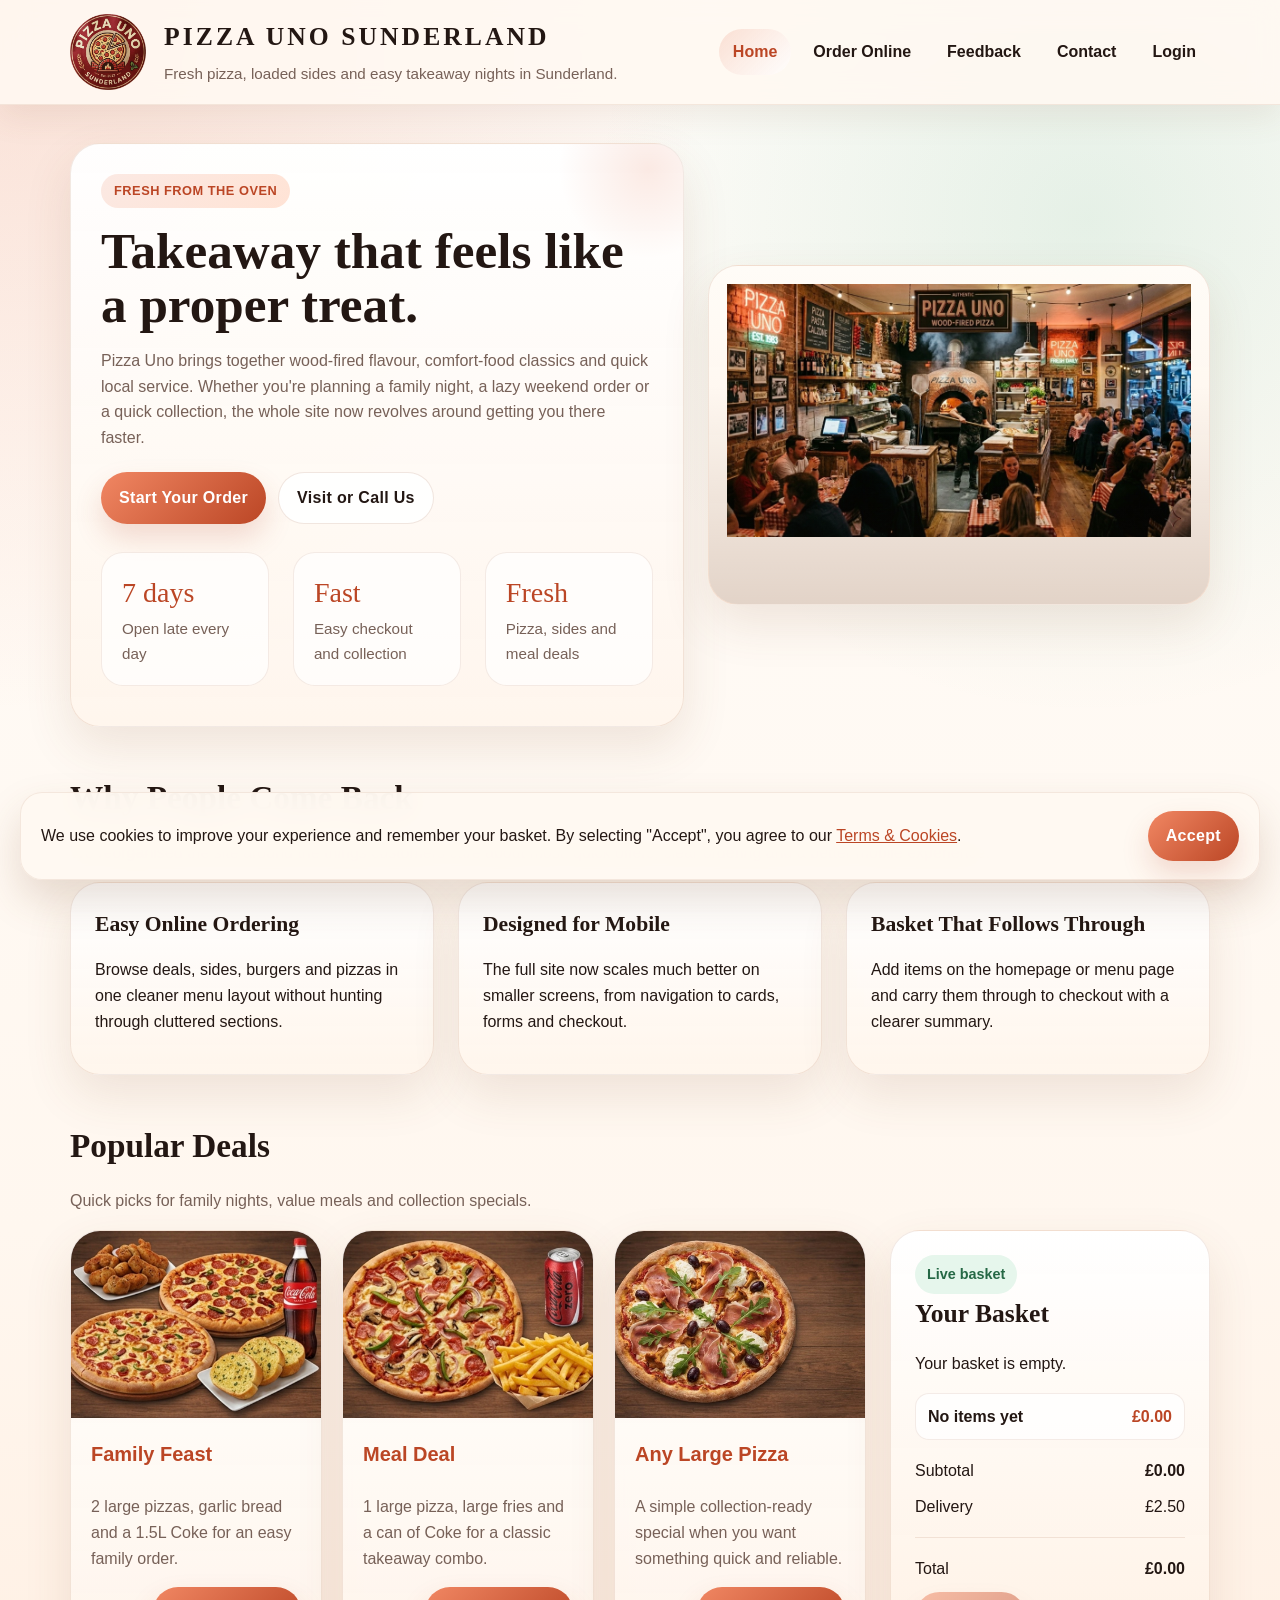
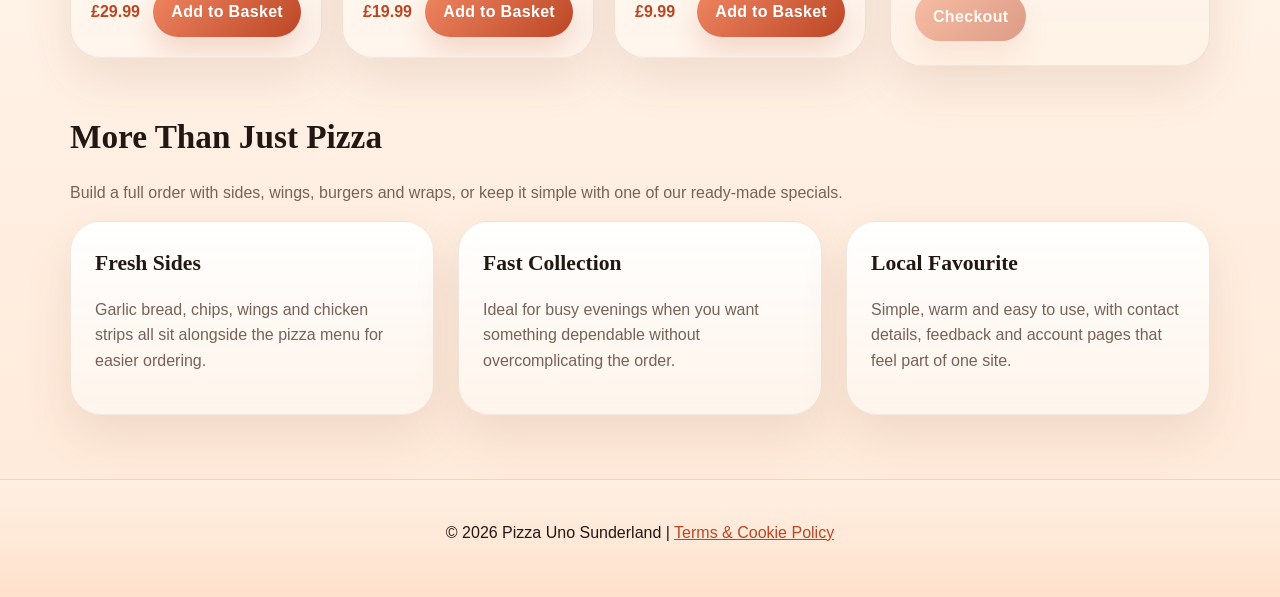
<file: index.html>
﻿<!DOCTYPE html>
<html lang="en">
<head>
    <meta charset="UTF-8">
    <meta name="viewport" content="width=device-width, initial-scale=1.0">
    <title>Pizza Uno Sunderland</title>
    <link rel="stylesheet" href="style.css">
</head>
<body class="home-page">
    <header>
        <div class="header-inner">
            <div class="logo">
                <img src="Logo.png" alt="Pizza Uno logo">
            </div>
            <div class="site-title">
                <h1>PIZZA UNO SUNDERLAND</h1>
                <p>Fresh pizza, loaded sides and easy takeaway nights in Sunderland.</p>
            </div>
            <button class="nav-toggle" type="button" aria-expanded="false" aria-controls="site-nav">Menu</button>
            <nav id="site-nav">
                <a href="index.html" class="active">Home</a>
                <a href="order.html">Order Online</a>
                <a href="feedback.html">Feedback</a>
                <a href="contact.html">Contact</a>
                <a href="login.html">Login</a>
            </nav>
        </div>
    </header>

    <main>
        <section class="hero">
            <div class="hero-card">
                <span class="eyebrow">Fresh from the oven</span>
                <h2 class="hero-heading">Takeaway that feels like a proper treat.</h2>
                <p class="hero-copy">Pizza Uno brings together wood-fired flavour, comfort-food classics and quick local service. Whether you're planning a family night, a lazy weekend order or a quick collection, the whole site now revolves around getting you there faster.</p>
                <div class="hero-actions">
                    <a class="button-link" href="order.html">Start Your Order</a>
                    <a class="secondary-link" href="contact.html">Visit or Call Us</a>
                </div>
                <div class="stats-grid">
                    <div class="stat-card">
                        <span class="stat-value">7 days</span>
                        <span class="stat-label">Open late every day</span>
                    </div>
                    <div class="stat-card">
                        <span class="stat-value">Fast</span>
                        <span class="stat-label">Easy checkout and collection</span>
                    </div>
                    <div class="stat-card">
                        <span class="stat-value">Fresh</span>
                        <span class="stat-label">Pizza, sides and meal deals</span>
                    </div>
                </div>
            </div>
            <div class="hero-media media-fit">
                <img src="Uno.jpg" alt="Pizza Uno restaurant interior">
            </div>
        </section>

        <section class="section-heading">
            <h2>Why People Come Back</h2>
            <p>We reorganised the site around the things customers care about most: quick offers, clear ordering and a better mobile experience.</p>
        </section>

        <section class="highlights-grid">
            <article class="feature-card">
                <h3 class="feature-title">Easy Online Ordering</h3>
                <p>Browse deals, sides, burgers and pizzas in one cleaner menu layout without hunting through cluttered sections.</p>
            </article>
            <article class="feature-card">
                <h3 class="feature-title">Designed for Mobile</h3>
                <p>The full site now scales much better on smaller screens, from navigation to cards, forms and checkout.</p>
            </article>
            <article class="feature-card">
                <h3 class="feature-title">Basket That Follows Through</h3>
                <p>Add items on the homepage or menu page and carry them through to checkout with a clearer summary.</p>
            </article>
        </section>

        <section class="section-heading" id="offers">
            <h2>Popular Deals</h2>
            <p>Quick picks for family nights, value meals and collection specials.</p>
        </section>

        <section class="menu-grid">
            <div class="offers">
                <article class="offer-card">
                    <div class="offer-image"><img src="Deal1.jpeg" alt="Family Feast deal"></div>
                    <div class="offer-content">
                        <h3>Family Feast</h3>
                        <p>2 large pizzas, garlic bread and a 1.5L Coke for an easy family order.</p>
                        <div class="offer-meta">
                            <span class="offer-price">£29.99</span>
                            <button class="order-btn" type="button" data-name="Family Feast" data-price="29.99">Add to Basket</button>
                        </div>
                    </div>
                </article>
                <article class="offer-card">
                    <div class="offer-image"><img src="Deal2.jpeg" alt="Meal Deal"></div>
                    <div class="offer-content">
                        <h3>Meal Deal</h3>
                        <p>1 large pizza, large fries and a can of Coke for a classic takeaway combo.</p>
                        <div class="offer-meta">
                            <span class="offer-price">£19.99</span>
                            <button class="order-btn" type="button" data-name="Meal Deal" data-price="19.99">Add to Basket</button>
                        </div>
                    </div>
                </article>
                <article class="offer-card">
                    <div class="offer-image"><img src="Deal3.jpg" alt="Any large pizza offer"></div>
                    <div class="offer-content">
                        <h3>Any Large Pizza</h3>
                        <p>A simple collection-ready special when you want something quick and reliable.</p>
                        <div class="offer-meta">
                            <span class="offer-price">£9.99</span>
                            <button class="order-btn" type="button" data-name="Any Large Pizza" data-price="9.99">Add to Basket</button>
                        </div>
                    </div>
                </article>
            </div>

            <aside class="cart-summary">
                <span class="status-pill">Live basket</span>
                <h3>Your Basket</h3>
                <p id="basket-status">Your basket is empty.</p>
                <div class="cart-items" id="basket-items">
                    <div class="cart-item"><span class="cart-item-name">No items yet</span><span class="cart-item-price">£0.00</span></div>
                </div>
                <div class="cart-totals">
                    <p><span>Subtotal</span><strong class="subtotal-val">£0.00</strong></p>
                    <p><span>Delivery</span><span>£2.50</span></p>
                    <hr>
                    <p><span>Total</span><strong class="total-val">£0.00</strong></p>
                </div>
                <button class="checkout-btn" type="button" disabled>Checkout</button>
            </aside>
        </section>

        <section class="section-heading">
            <h2>More Than Just Pizza</h2>
            <p>Build a full order with sides, wings, burgers and wraps, or keep it simple with one of our ready-made specials.</p>
        </section>

        <section class="info-grid">
            <article class="info-card">
                <h3 class="panel-title">Fresh Sides</h3>
                <p>Garlic bread, chips, wings and chicken strips all sit alongside the pizza menu for easier ordering.</p>
            </article>
            <article class="info-card">
                <h3 class="panel-title">Fast Collection</h3>
                <p>Ideal for busy evenings when you want something dependable without overcomplicating the order.</p>
            </article>
            <article class="info-card">
                <h3 class="panel-title">Local Favourite</h3>
                <p>Simple, warm and easy to use, with contact details, feedback and account pages that feel part of one site.</p>
            </article>
        </section>
    </main>

    <footer>
        <p>&copy; 2026 Pizza Uno Sunderland | <a href="policy.html">Terms &amp; Cookie Policy</a></p>
    </footer>

    <div id="cookie-banner" class="cookie-container">
        <p>We use cookies to improve your experience and remember your basket. By selecting "Accept", you agree to our <a href="policy.html">Terms &amp; Cookies</a>.</p>
        <button id="accept-cookies" type="button">Accept</button>
    </div>

    <script src="script.js"></script>
</body>
</html>
</file>
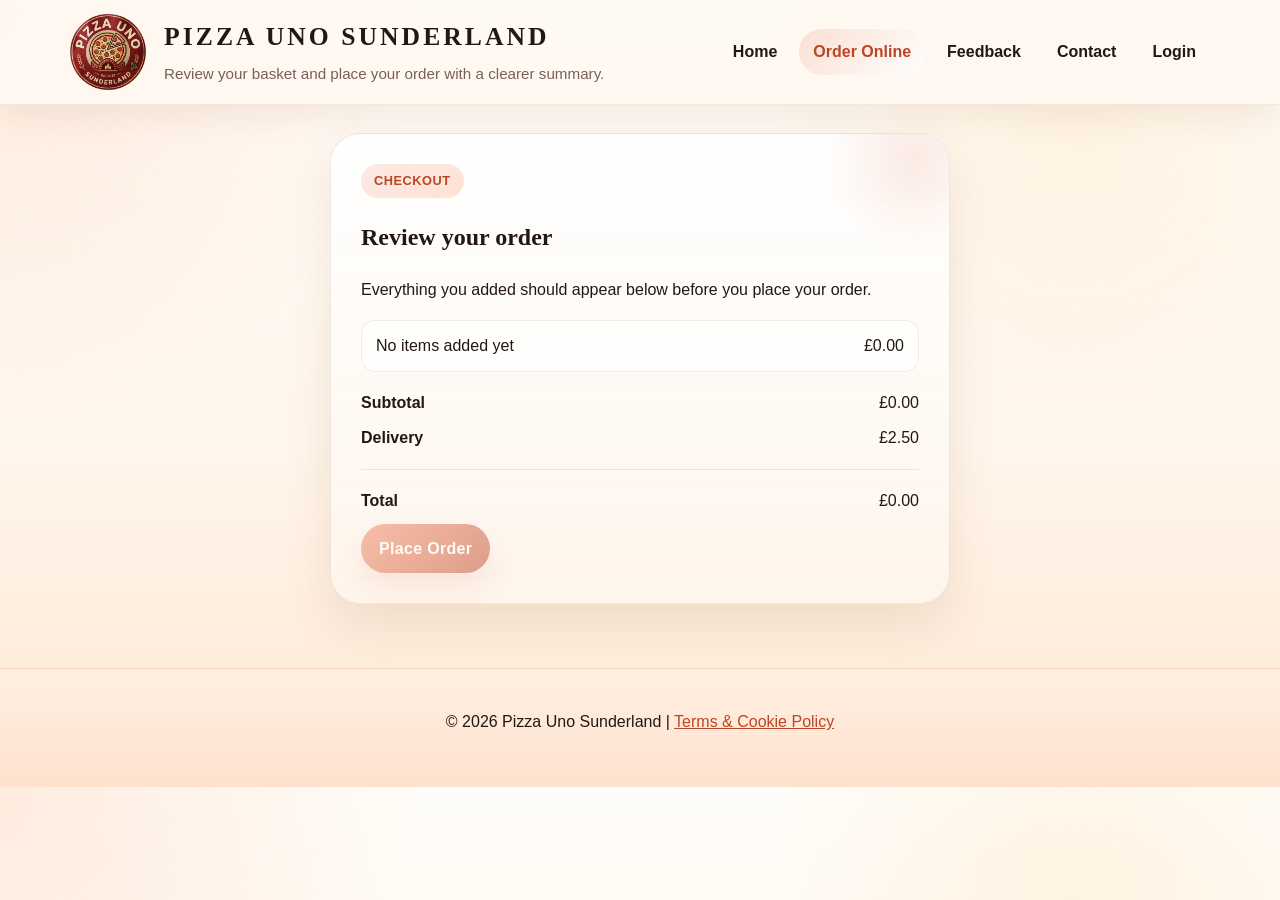
<file: checkout.html>
﻿<!DOCTYPE html>
<html lang="en">
<head>
    <meta charset="UTF-8">
    <meta name="viewport" content="width=device-width, initial-scale=1.0">
    <title>Checkout - Pizza Uno Sunderland</title>
    <link rel="stylesheet" href="style.css">
</head>
<body class="checkout-page">
    <header>
        <div class="header-inner">
            <div class="logo">
                <img src="Logo.png" alt="Pizza Uno logo">
            </div>
            <div class="site-title">
                <h1>PIZZA UNO SUNDERLAND</h1>
                <p>Review your basket and place your order with a clearer summary.</p>
            </div>
            <button class="nav-toggle" type="button" aria-expanded="false" aria-controls="site-nav">Menu</button>
            <nav id="site-nav">
                <a href="index.html">Home</a>
                <a href="order.html" class="active">Order Online</a>
                <a href="feedback.html">Feedback</a>
                <a href="contact.html">Contact</a>
                <a href="login.html">Login</a>
            </nav>
        </div>
    </header>

    <main class="checkout-shell">
        <section class="checkout-container">
            <span class="eyebrow">Checkout</span>
            <h2>Review your order</h2>
            <p>Everything you added should appear below before you place your order.</p>
            <div class="checkout-items" id="checkout-items">
                <div class="checkout-item"><span>No items added yet</span><span>£0.00</span></div>
            </div>
            <div class="checkout-summary">
                <div class="checkout-summary-row"><strong>Subtotal</strong><span id="checkout-subtotal">£0.00</span></div>
                <div class="checkout-summary-row"><strong>Delivery</strong><span>£2.50</span></div>
                <hr>
                <div class="checkout-summary-row"><strong>Total</strong><span id="checkout-total">£0.00</span></div>
            </div>
            <button class="place-order" type="button">Place Order</button>
        </section>
    </main>

    <footer>
        <p>&copy; 2026 Pizza Uno Sunderland | <a href="policy.html">Terms &amp; Cookie Policy</a></p>
    </footer>

    <script src="script.js"></script>
</body>
</html>
</file>
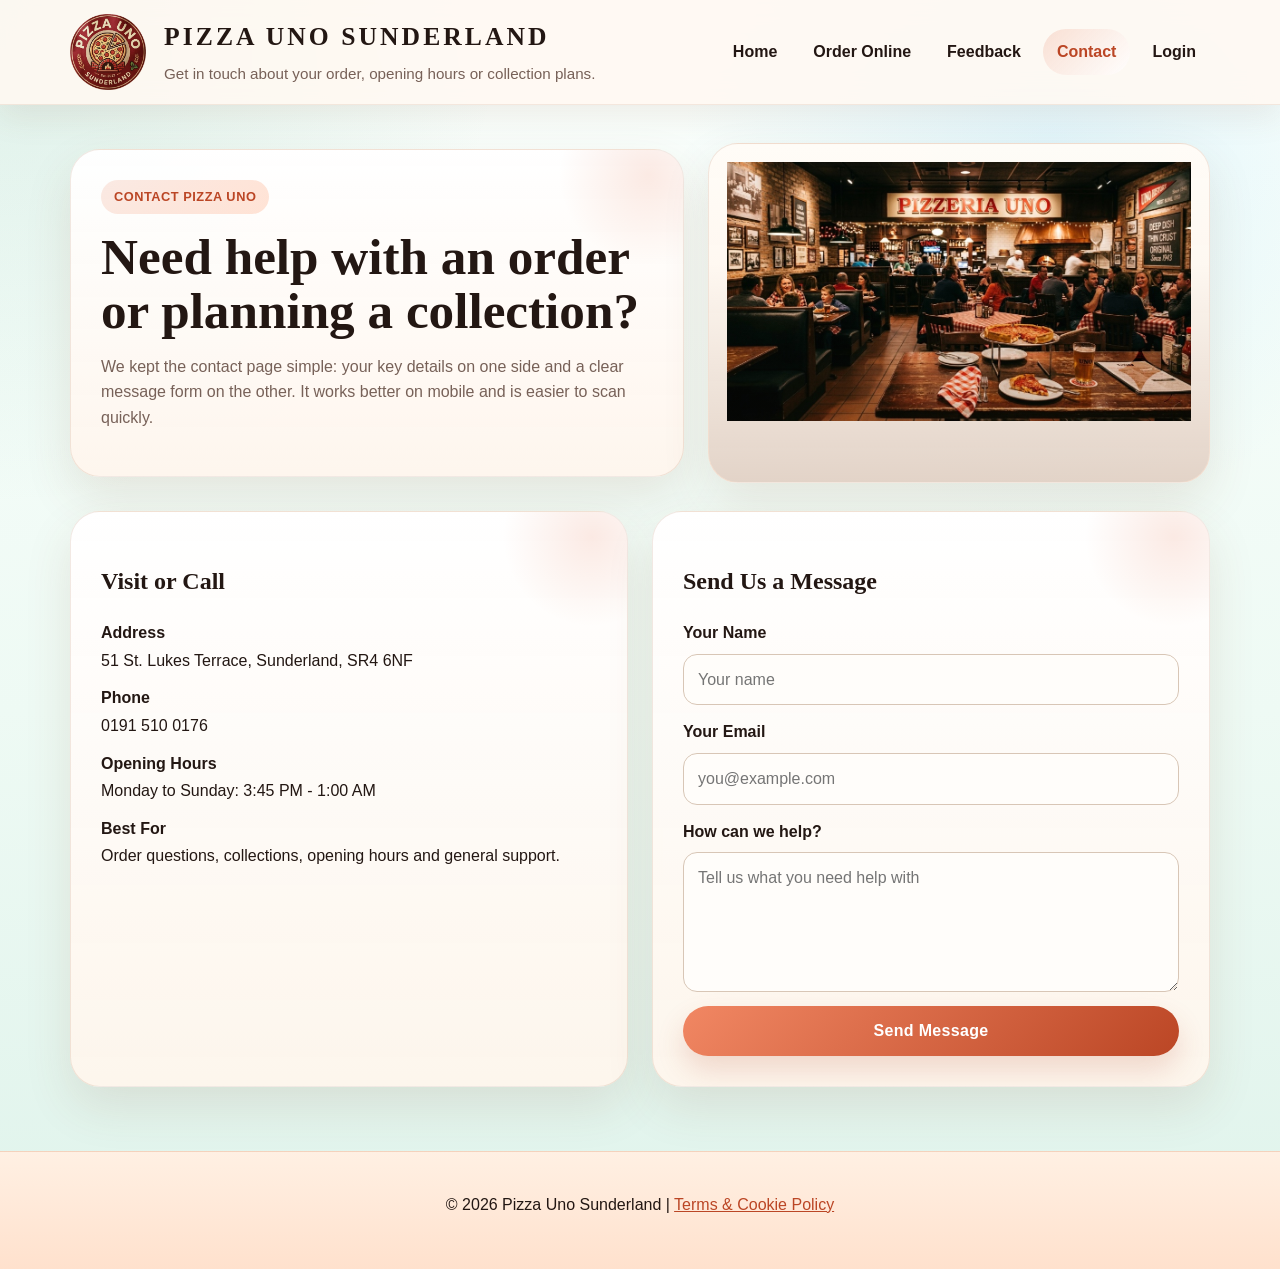
<file: contact.html>
﻿<!DOCTYPE html>
<html lang="en">
<head>
    <meta charset="UTF-8">
    <meta name="viewport" content="width=device-width, initial-scale=1.0">
    <title>Contact Pizza Uno Sunderland</title>
    <link rel="stylesheet" href="style.css">
</head>
<body class="contact-page">
    <header>
        <div class="header-inner">
            <div class="logo">
                <img src="Logo.png" alt="Pizza Uno logo">
            </div>
            <div class="site-title">
                <h1>PIZZA UNO SUNDERLAND</h1>
                <p>Get in touch about your order, opening hours or collection plans.</p>
            </div>
            <button class="nav-toggle" type="button" aria-expanded="false" aria-controls="site-nav">Menu</button>
            <nav id="site-nav">
                <a href="index.html">Home</a>
                <a href="order.html">Order Online</a>
                <a href="feedback.html">Feedback</a>
                <a href="contact.html" class="active">Contact</a>
                <a href="login.html">Login</a>
            </nav>
        </div>
    </header>

    <main>
        <section class="page-hero">
            <div class="hero-card">
                <span class="eyebrow">Contact Pizza Uno</span>
                <h2 class="page-title">Need help with an order or planning a collection?</h2>
                <p class="page-copy">We kept the contact page simple: your key details on one side and a clear message form on the other. It works better on mobile and is easier to scan quickly.</p>
            </div>
            <div class="page-media media-fit">
                <img src="Uno1.jpg" alt="Pizza Uno restaurant interior">
            </div>
        </section>

        <section class="contact-layout feedback-layout-gap">
            <article class="contact-card">
                <h2>Visit or Call</h2>
                <div class="info-list">
                    <div><strong>Address</strong><span>51 St. Lukes Terrace, Sunderland, SR4 6NF</span></div>
                    <div><strong>Phone</strong><span>0191 510 0176</span></div>
                    <div><strong>Opening Hours</strong><span>Monday to Sunday: 3:45 PM - 1:00 AM</span></div>
                    <div><strong>Best For</strong><span>Order questions, collections, opening hours and general support.</span></div>
                </div>
            </article>

            <article class="contact-card">
                <h2>Send Us a Message</h2>
                <form action="#" method="post">
                    <label for="contact-name">Your Name</label>
                    <input type="text" id="contact-name" name="name" placeholder="Your name" required>

                    <label for="contact-email">Your Email</label>
                    <input type="email" id="contact-email" name="email" placeholder="you@example.com" required>

                    <label for="contact-message">How can we help?</label>
                    <textarea id="contact-message" name="message" placeholder="Tell us what you need help with" required></textarea>

                    <button type="submit">Send Message</button>
                </form>
            </article>
        </section>
    </main>

    <footer>
        <p>&copy; 2026 Pizza Uno Sunderland | <a href="policy.html">Terms &amp; Cookie Policy</a></p>
    </footer>

    <script src="script.js"></script>
</body>
</html>
</file>
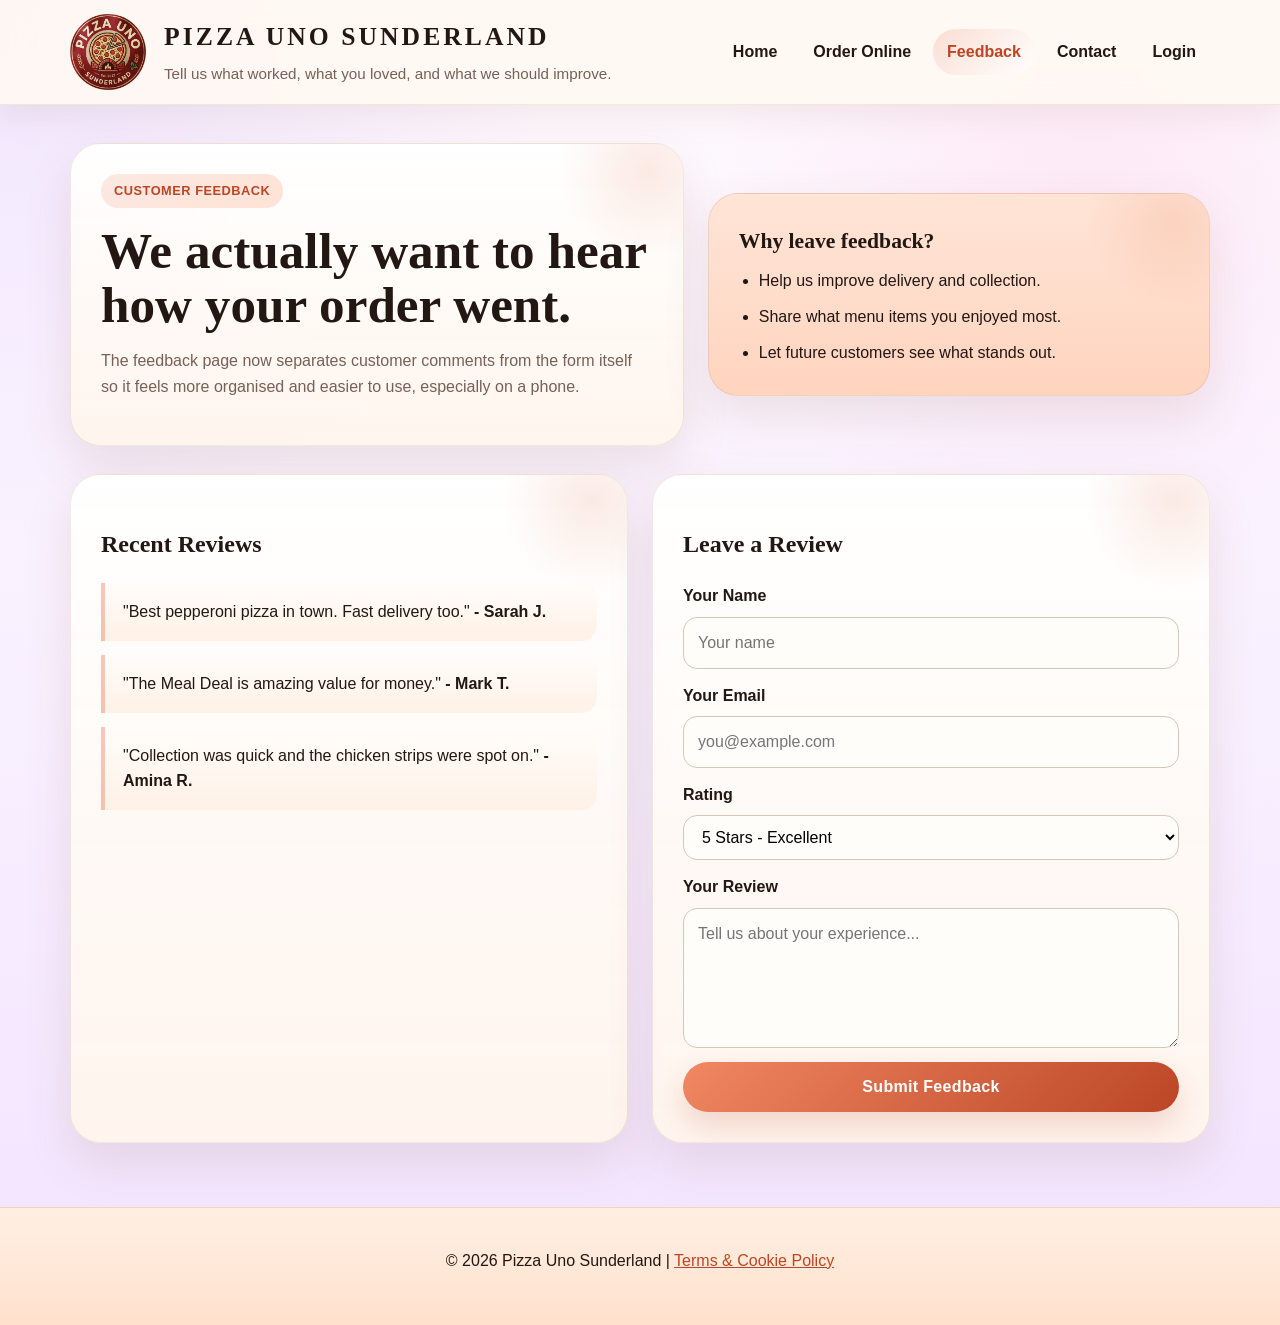
<file: feedback.html>
﻿<!DOCTYPE html>
<html lang="en">
<head>
    <meta charset="UTF-8">
    <meta name="viewport" content="width=device-width, initial-scale=1.0">
    <title>Feedback - Pizza Uno Sunderland</title>
    <link rel="stylesheet" href="style.css">
</head>
<body class="feedback-page">
    <header>
        <div class="header-inner">
            <div class="logo">
                <img src="Logo.png" alt="Pizza Uno logo">
            </div>
            <div class="site-title">
                <h1>PIZZA UNO SUNDERLAND</h1>
                <p>Tell us what worked, what you loved, and what we should improve.</p>
            </div>
            <button class="nav-toggle" type="button" aria-expanded="false" aria-controls="site-nav">Menu</button>
            <nav id="site-nav">
                <a href="index.html">Home</a>
                <a href="order.html">Order Online</a>
                <a href="feedback.html" class="active">Feedback</a>
                <a href="contact.html">Contact</a>
                <a href="login.html">Login</a>
            </nav>
        </div>
    </header>

    <main>
        <section class="page-hero">
            <div class="hero-card">
                <span class="eyebrow">Customer feedback</span>
                <h2 class="page-title">We actually want to hear how your order went.</h2>
                <p class="page-copy">The feedback page now separates customer comments from the form itself so it feels more organised and easier to use, especially on a phone.</p>
            </div>
            <div class="summary-card">
                <h3 class="summary-title">Why leave feedback?</h3>
                <ul class="summary-list">
                    <li>Help us improve delivery and collection.</li>
                    <li>Share what menu items you enjoyed most.</li>
                    <li>Let future customers see what stands out.</li>
                </ul>
            </div>
        </section>

        <section class="contact-layout feedback-layout-gap">
            <article class="contact-card">
                <h2>Recent Reviews</h2>
                <blockquote>"Best pepperoni pizza in town. Fast delivery too." <strong>- Sarah J.</strong></blockquote>
                <blockquote>"The Meal Deal is amazing value for money." <strong>- Mark T.</strong></blockquote>
                <blockquote>"Collection was quick and the chicken strips were spot on." <strong>- Amina R.</strong></blockquote>
            </article>

            <article class="contact-card">
                <h2>Leave a Review</h2>
                <form class="review-form" action="#" method="post">
                    <label for="review-name">Your Name</label>
                    <input type="text" id="review-name" name="customerName" placeholder="Your name" required>

                    <label for="review-email">Your Email</label>
                    <input type="email" id="review-email" name="customerEmail" placeholder="you@example.com" required>

                    <label for="rating">Rating</label>
                    <select name="rating" id="rating">
                        <option value="5">5 Stars - Excellent</option>
                        <option value="4">4 Stars - Very Good</option>
                        <option value="3">3 Stars - Average</option>
                        <option value="2">2 Stars - Poor</option>
                        <option value="1">1 Star - Terrible</option>
                    </select>

                    <label for="comments">Your Review</label>
                    <textarea id="comments" name="comments" placeholder="Tell us about your experience..." required></textarea>

                    <button type="submit">Submit Feedback</button>
                </form>
            </article>
        </section>
    </main>

    <footer>
        <p>&copy; 2026 Pizza Uno Sunderland | <a href="policy.html">Terms &amp; Cookie Policy</a></p>
    </footer>

    <script src="script.js"></script>
</body>
</html>
</file>
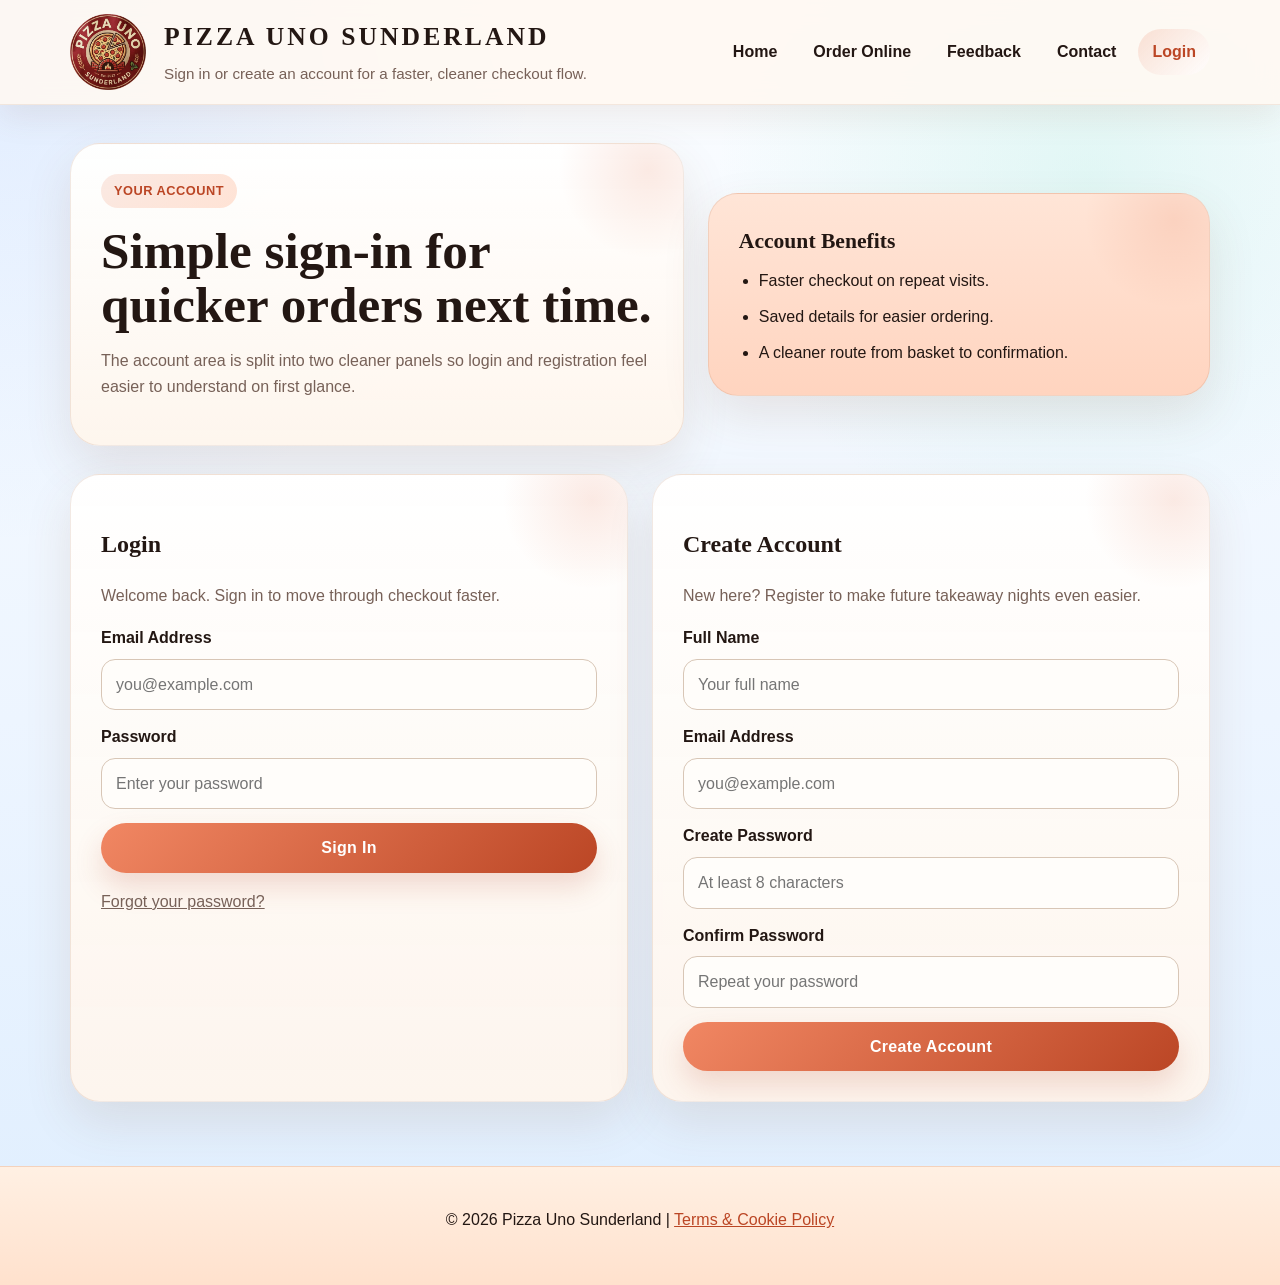
<file: login.html>
﻿<!DOCTYPE html>
<html lang="en">
<head>
    <meta charset="UTF-8">
    <meta name="viewport" content="width=device-width, initial-scale=1.0">
    <title>Login & Register - Pizza Uno Sunderland</title>
    <link rel="stylesheet" href="style.css">
</head>
<body class="login-page">
    <header>
        <div class="header-inner">
            <div class="logo">
                <img src="Logo.png" alt="Pizza Uno logo">
            </div>
            <div class="site-title">
                <h1>PIZZA UNO SUNDERLAND</h1>
                <p>Sign in or create an account for a faster, cleaner checkout flow.</p>
            </div>
            <button class="nav-toggle" type="button" aria-expanded="false" aria-controls="site-nav">Menu</button>
            <nav id="site-nav">
                <a href="index.html">Home</a>
                <a href="order.html">Order Online</a>
                <a href="feedback.html">Feedback</a>
                <a href="contact.html">Contact</a>
                <a href="login.html" class="active">Login</a>
            </nav>
        </div>
    </header>

    <main>
        <section class="page-hero">
            <div class="hero-card">
                <span class="eyebrow">Your account</span>
                <h2 class="page-title">Simple sign-in for quicker orders next time.</h2>
                <p class="page-copy">The account area is split into two cleaner panels so login and registration feel easier to understand on first glance.</p>
            </div>
            <div class="summary-card">
                <h3 class="summary-title">Account Benefits</h3>
                <ul class="summary-list">
                    <li>Faster checkout on repeat visits.</li>
                    <li>Saved details for easier ordering.</li>
                    <li>A cleaner route from basket to confirmation.</li>
                </ul>
            </div>
        </section>

        <section class="auth-layout feedback-layout-gap">
            <article class="auth-box">
                <h2>Login</h2>
                <p>Welcome back. Sign in to move through checkout faster.</p>
                <form action="#" method="post">
                    <label for="login-email">Email Address</label>
                    <input type="email" id="login-email" name="email" placeholder="you@example.com" required>

                    <label for="login-password">Password</label>
                    <input type="password" id="login-password" name="password" placeholder="Enter your password" required>

                    <button type="submit">Sign In</button>
                </form>
                <p><a href="#">Forgot your password?</a></p>
            </article>

            <article class="auth-box">
                <h2>Create Account</h2>
                <p>New here? Register to make future takeaway nights even easier.</p>
                <form action="#" method="post">
                    <label for="reg-name">Full Name</label>
                    <input type="text" id="reg-name" name="fullname" placeholder="Your full name" required>

                    <label for="reg-email">Email Address</label>
                    <input type="email" id="reg-email" name="email" placeholder="you@example.com" required>

                    <label for="reg-password">Create Password</label>
                    <input type="password" id="reg-password" name="password" placeholder="At least 8 characters" required>

                    <label for="reg-confirm">Confirm Password</label>
                    <input type="password" id="reg-confirm" name="confirm_password" placeholder="Repeat your password" required>

                    <button type="submit">Create Account</button>
                </form>
            </article>
        </section>
    </main>

    <footer>
        <p>&copy; 2026 Pizza Uno Sunderland | <a href="policy.html">Terms &amp; Cookie Policy</a></p>
    </footer>

    <script src="script.js"></script>
</body>
</html>
</file>
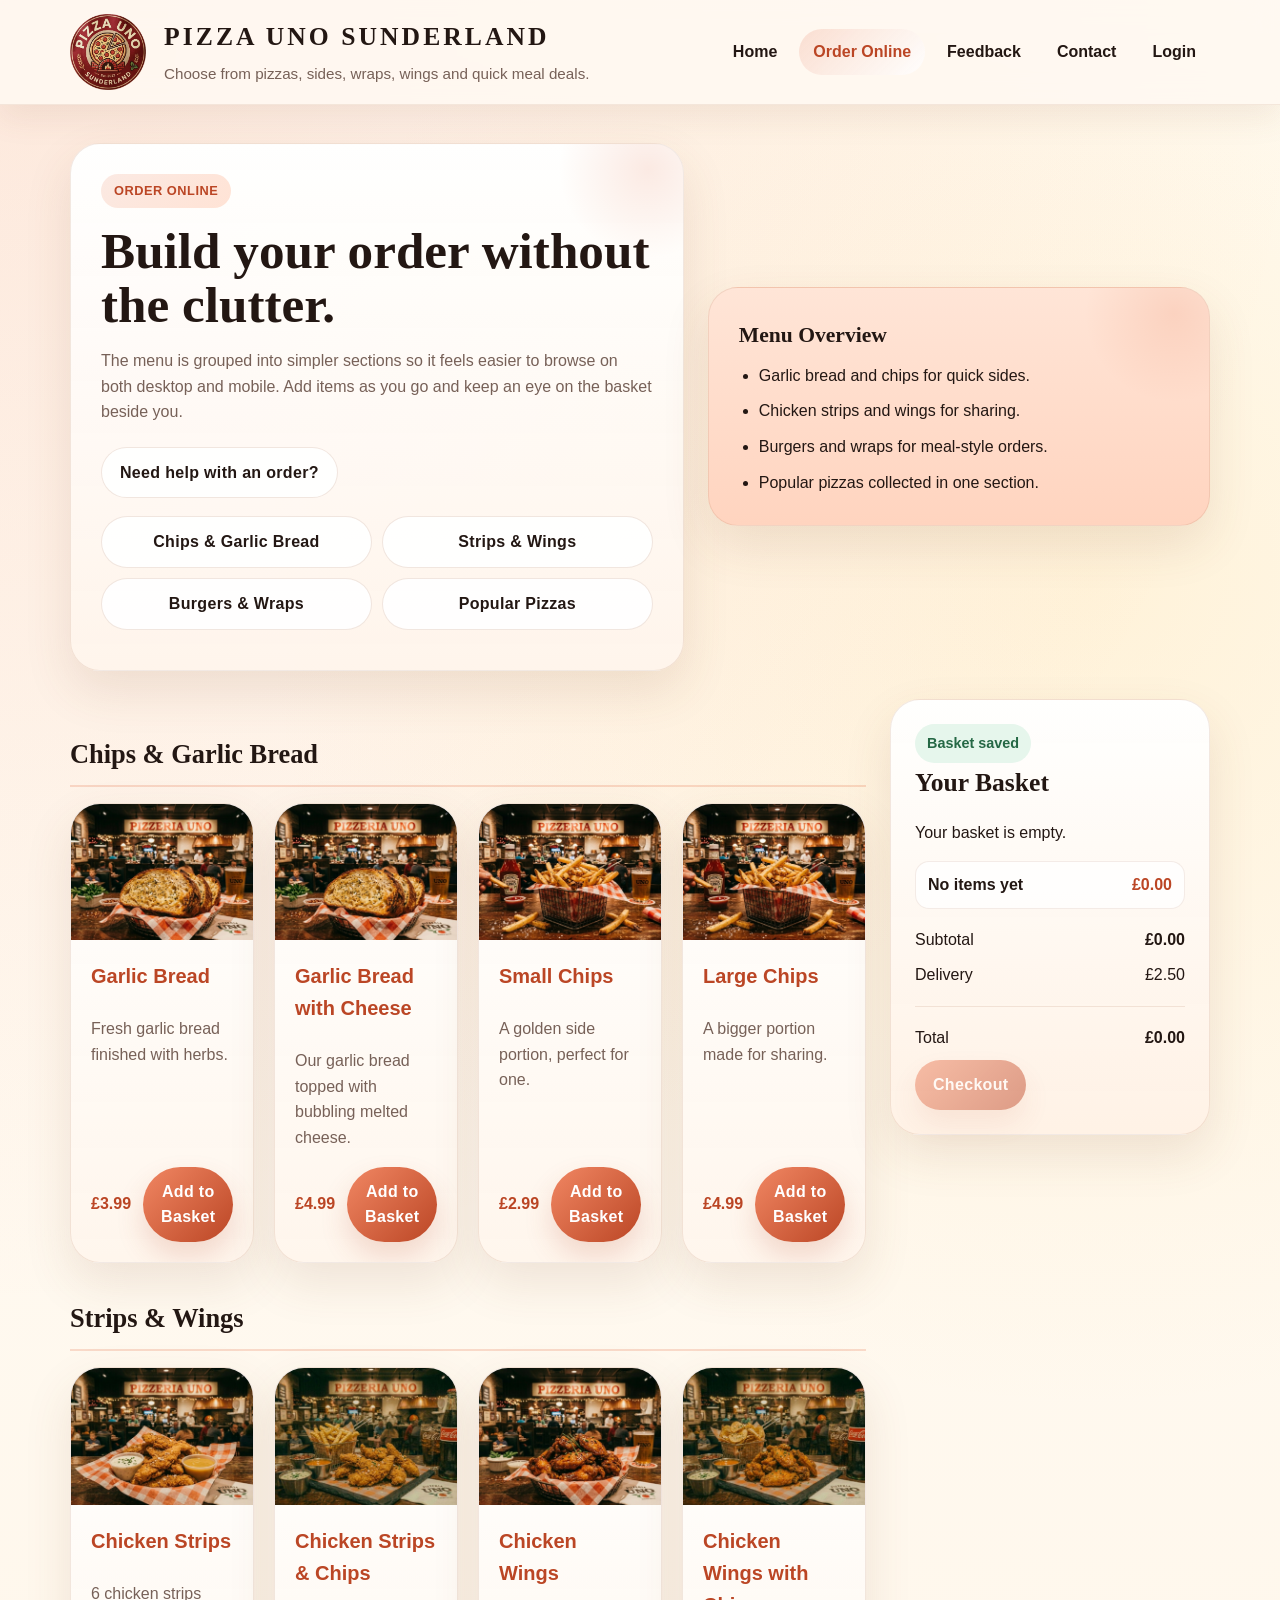
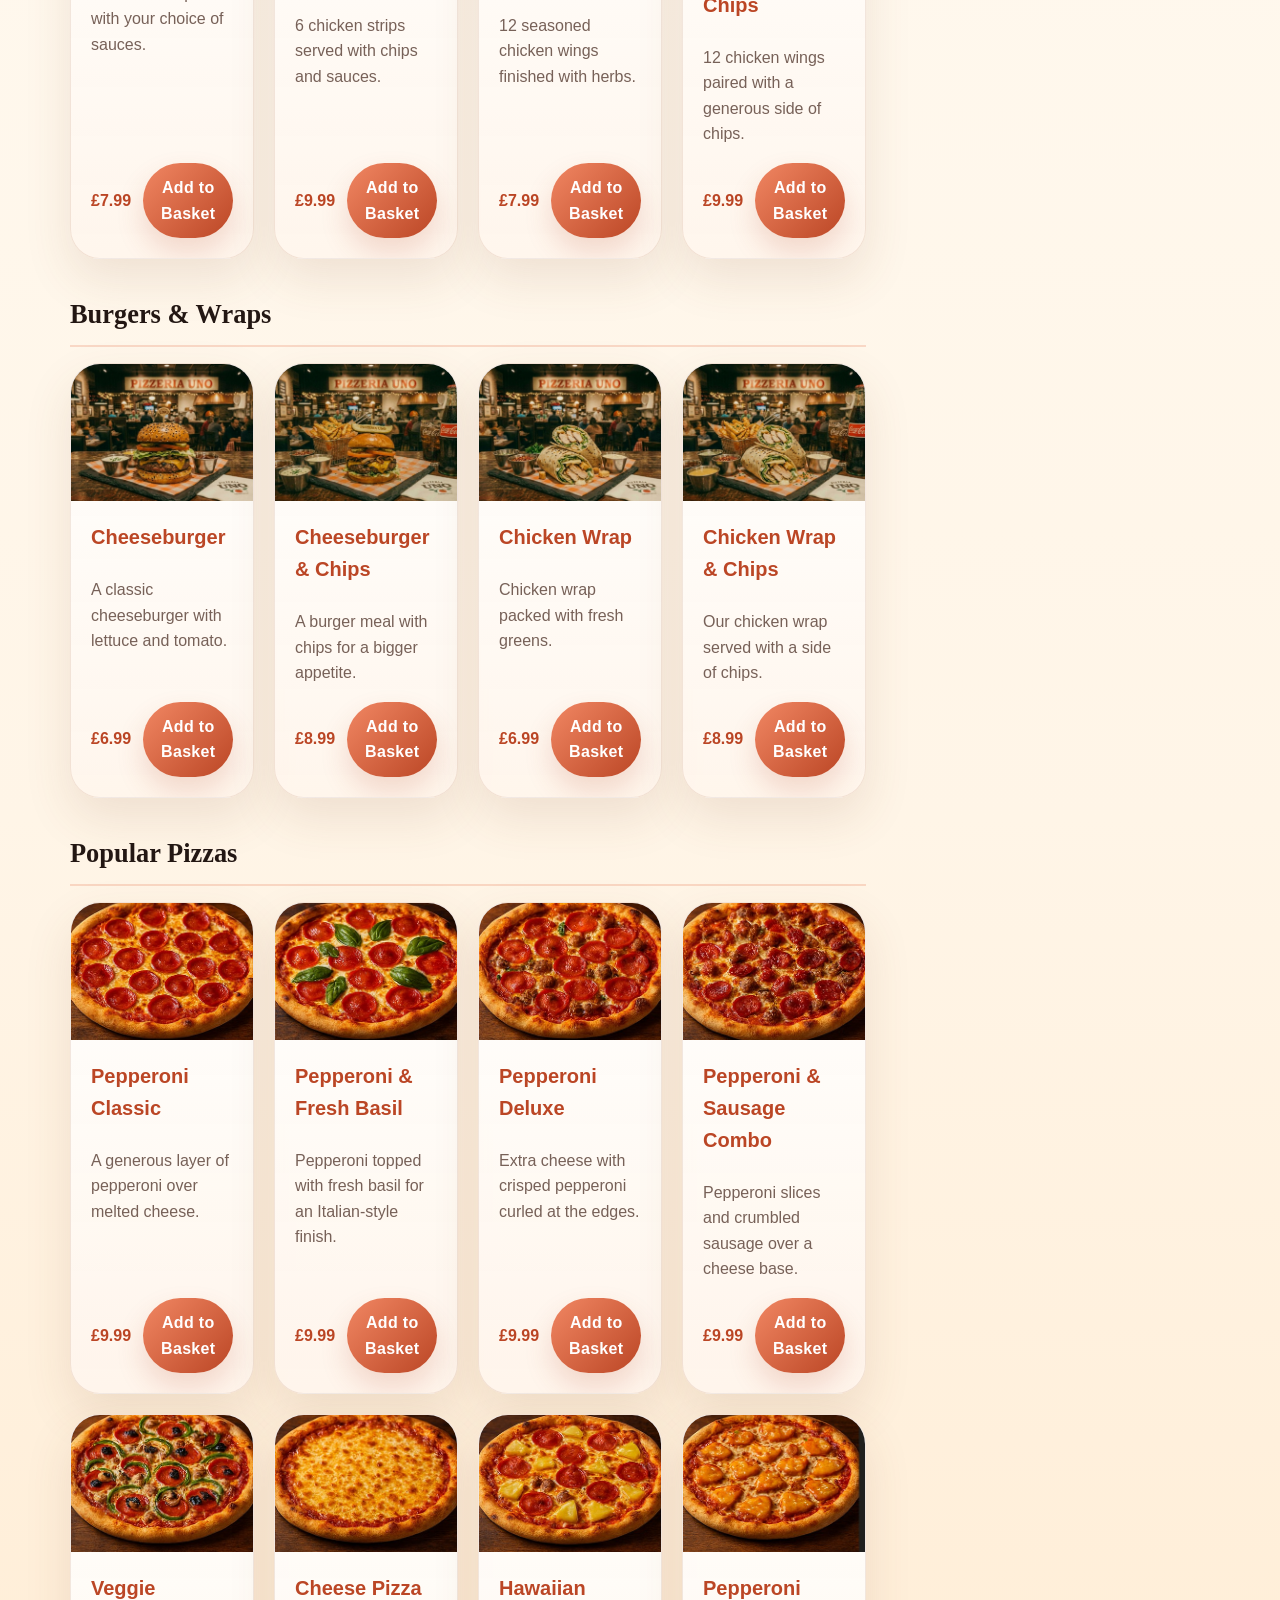
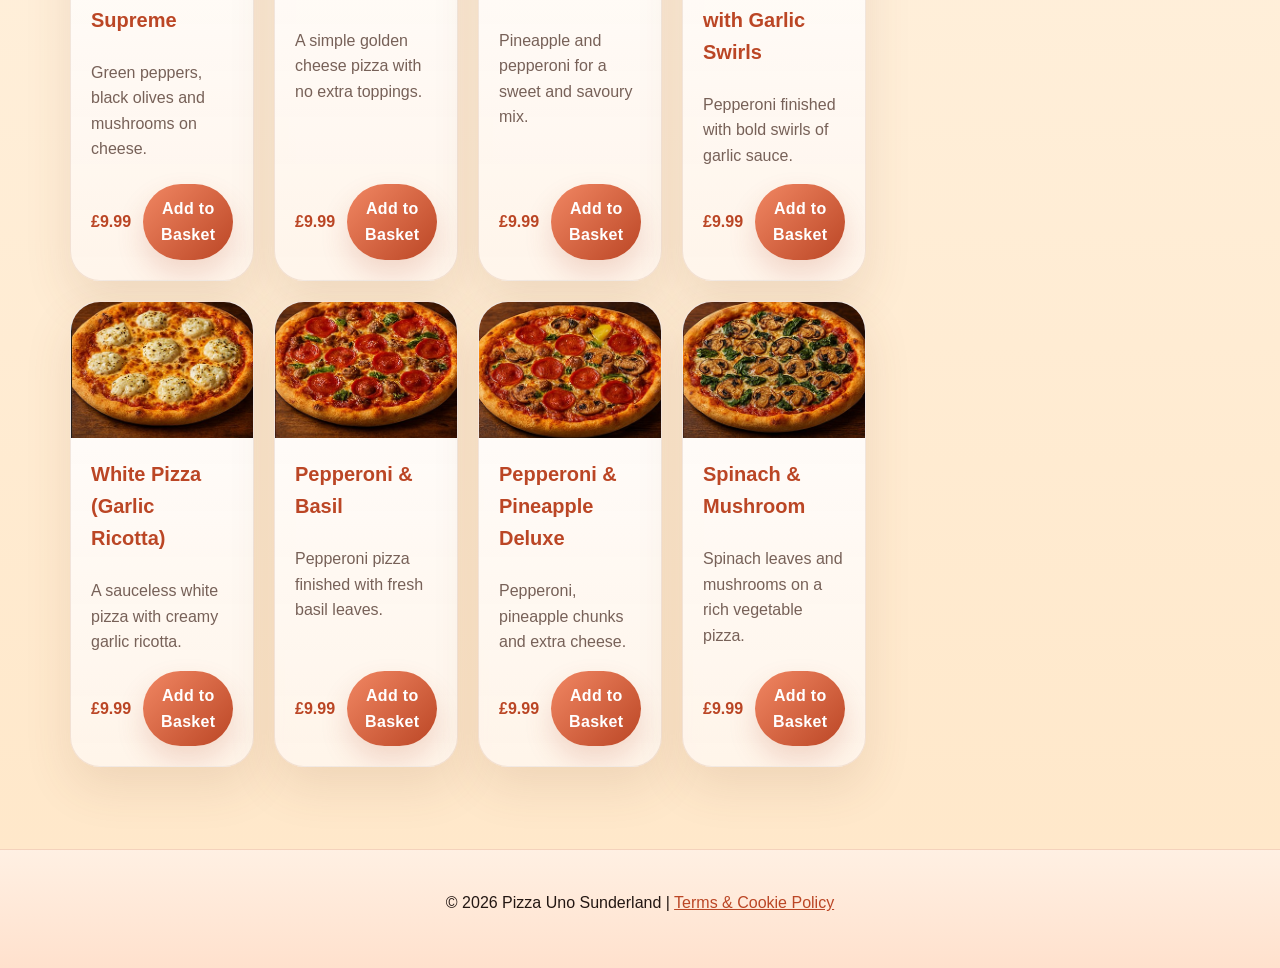
<file: order.html>
﻿<!DOCTYPE html>
<html lang="en">
<head>
    <meta charset="UTF-8">
    <meta name="viewport" content="width=device-width, initial-scale=1.0">
    <title>Order Online - Pizza Uno Sunderland</title>
    <link rel="stylesheet" href="style.css">
</head>
<body class="order-page">
    <header>
        <div class="header-inner">
            <div class="logo">
                <img src="Logo.png" alt="Pizza Uno logo">
            </div>
            <div class="site-title">
                <h1>PIZZA UNO SUNDERLAND</h1>
                <p>Choose from pizzas, sides, wraps, wings and quick meal deals.</p>
            </div>
            <button class="nav-toggle" type="button" aria-expanded="false" aria-controls="site-nav">Menu</button>
            <nav id="site-nav">
                <a href="index.html">Home</a>
                <a href="order.html" class="active">Order Online</a>
                <a href="feedback.html">Feedback</a>
                <a href="contact.html">Contact</a>
                <a href="login.html">Login</a>
            </nav>
        </div>
    </header>

    <main>
        <section class="page-hero">
            <div class="hero-card">
                <span class="eyebrow">Order online</span>
                <h2 class="page-title">Build your order without the clutter.</h2>
                <p class="page-copy">The menu is grouped into simpler sections so it feels easier to browse on both desktop and mobile. Add items as you go and keep an eye on the basket beside you.</p>
                <div class="page-actions">
                    <a class="secondary-link" href="contact.html">Need help with an order?</a>
                </div>
                <div class="menu-jump-links">
                    <a class="secondary-link" href="#chips">Chips &amp; Garlic Bread</a>
                    <a class="secondary-link" href="#wings">Strips &amp; Wings</a>
                    <a class="secondary-link" href="#burgers">Burgers &amp; Wraps</a>
                    <a class="secondary-link" href="#pizzas">Popular Pizzas</a>
                </div>
            </div>
            <div class="summary-card">
                <h3 class="summary-title">Menu Overview</h3>
                <ul class="summary-list">
                    <li>Garlic bread and chips for quick sides.</li>
                    <li>Chicken strips and wings for sharing.</li>
                    <li>Burgers and wraps for meal-style orders.</li>
                    <li>Popular pizzas collected in one section.</li>
                </ul>
            </div>
        </section>

        <section class="menu-grid order-shell">
            <section class="menu-items">
                <section class="menu-section" id="chips">
                <h2 class="category-title">Chips &amp; Garlic Bread</h2>
                <div class="offers menu-offers">
                    <article class="offer-card"><div class="offer-image"><img src="garlic.jpg" alt="Garlic bread"></div><div class="offer-content"><h3>Garlic Bread</h3><p>Fresh garlic bread finished with herbs.</p><div class="offer-meta"><span class="offer-price">£3.99</span><button class="order-btn" type="button" data-name="Garlic Bread" data-price="3.99">Add to Basket</button></div></div></article>
                    <article class="offer-card"><div class="offer-image"><img src="garlic.jpg" alt="Garlic bread with cheese"></div><div class="offer-content"><h3>Garlic Bread with Cheese</h3><p>Our garlic bread topped with bubbling melted cheese.</p><div class="offer-meta"><span class="offer-price">£4.99</span><button class="order-btn" type="button" data-name="Garlic Bread with Cheese" data-price="4.99">Add to Basket</button></div></div></article>
                    <article class="offer-card"><div class="offer-image"><img src="chips.jpg" alt="Small chips"></div><div class="offer-content"><h3>Small Chips</h3><p>A golden side portion, perfect for one.</p><div class="offer-meta"><span class="offer-price">£2.99</span><button class="order-btn" type="button" data-name="Small Chips" data-price="2.99">Add to Basket</button></div></div></article>
                    <article class="offer-card"><div class="offer-image"><img src="chips.jpg" alt="Large chips"></div><div class="offer-content"><h3>Large Chips</h3><p>A bigger portion made for sharing.</p><div class="offer-meta"><span class="offer-price">£4.99</span><button class="order-btn" type="button" data-name="Large Chips" data-price="4.99">Add to Basket</button></div></div></article>
                </div>
                </section>

                <section class="menu-section" id="wings">
                <h2 class="category-title">Strips &amp; Wings</h2>
                <div class="offers menu-offers">
                    <article class="offer-card"><div class="offer-image"><img src="strips.jpg" alt="Chicken strips"></div><div class="offer-content"><h3>Chicken Strips</h3><p>6 chicken strips with your choice of sauces.</p><div class="offer-meta"><span class="offer-price">£7.99</span><button class="order-btn" type="button" data-name="Chicken Strips" data-price="7.99">Add to Basket</button></div></div></article>
                    <article class="offer-card"><div class="offer-image"><img src="stripsch.jpg" alt="Chicken strips and chips"></div><div class="offer-content"><h3>Chicken Strips &amp; Chips</h3><p>6 chicken strips served with chips and sauces.</p><div class="offer-meta"><span class="offer-price">£9.99</span><button class="order-btn" type="button" data-name="Chicken Strips and Chips" data-price="9.99">Add to Basket</button></div></div></article>
                    <article class="offer-card"><div class="offer-image"><img src="wings.jpg" alt="Chicken wings"></div><div class="offer-content"><h3>Chicken Wings</h3><p>12 seasoned chicken wings finished with herbs.</p><div class="offer-meta"><span class="offer-price">£7.99</span><button class="order-btn" type="button" data-name="Chicken Wings" data-price="7.99">Add to Basket</button></div></div></article>
                    <article class="offer-card"><div class="offer-image"><img src="wingsch.jpg" alt="Chicken wings with chips"></div><div class="offer-content"><h3>Chicken Wings with Chips</h3><p>12 chicken wings paired with a generous side of chips.</p><div class="offer-meta"><span class="offer-price">£9.99</span><button class="order-btn" type="button" data-name="Chicken Wings with Chips" data-price="9.99">Add to Basket</button></div></div></article>
                </div>
                </section>

                <section class="menu-section" id="burgers">
                <h2 class="category-title">Burgers &amp; Wraps</h2>
                <div class="offers menu-offers">
                    <article class="offer-card"><div class="offer-image"><img src="burg.jpg" alt="Cheeseburger"></div><div class="offer-content"><h3>Cheeseburger</h3><p>A classic cheeseburger with lettuce and tomato.</p><div class="offer-meta"><span class="offer-price">£6.99</span><button class="order-btn" type="button" data-name="Cheeseburger" data-price="6.99">Add to Basket</button></div></div></article>
                    <article class="offer-card"><div class="offer-image"><img src="burgch.jpg" alt="Cheeseburger and chips"></div><div class="offer-content"><h3>Cheeseburger &amp; Chips</h3><p>A burger meal with chips for a bigger appetite.</p><div class="offer-meta"><span class="offer-price">£8.99</span><button class="order-btn" type="button" data-name="Cheeseburger and Chips" data-price="8.99">Add to Basket</button></div></div></article>
                    <article class="offer-card"><div class="offer-image"><img src="wrap.jpg" alt="Chicken wrap"></div><div class="offer-content"><h3>Chicken Wrap</h3><p>Chicken wrap packed with fresh greens.</p><div class="offer-meta"><span class="offer-price">£6.99</span><button class="order-btn" type="button" data-name="Chicken Wrap" data-price="6.99">Add to Basket</button></div></div></article>
                    <article class="offer-card"><div class="offer-image"><img src="wrapch.jpg" alt="Chicken wrap with chips"></div><div class="offer-content"><h3>Chicken Wrap &amp; Chips</h3><p>Our chicken wrap served with a side of chips.</p><div class="offer-meta"><span class="offer-price">£8.99</span><button class="order-btn" type="button" data-name="Chicken Wrap and Chips" data-price="8.99">Add to Basket</button></div></div></article>
                </div>
                </section>

                <section class="menu-section" id="pizzas">
                <h2 class="category-title">Popular Pizzas</h2>
                <div class="offers menu-offers">
                    <article class="offer-card"><div class="offer-image"><img src="1.jpg" alt="Pepperoni Classic pizza"></div><div class="offer-content"><h3>Pepperoni Classic</h3><p>A generous layer of pepperoni over melted cheese.</p><div class="offer-meta"><span class="offer-price">£9.99</span><button class="order-btn" type="button" data-name="Pepperoni Classic" data-price="9.99">Add to Basket</button></div></div></article>
                    <article class="offer-card"><div class="offer-image"><img src="2.jpg" alt="Pepperoni and fresh basil pizza"></div><div class="offer-content"><h3>Pepperoni &amp; Fresh Basil</h3><p>Pepperoni topped with fresh basil for an Italian-style finish.</p><div class="offer-meta"><span class="offer-price">£9.99</span><button class="order-btn" type="button" data-name="Pepperoni and Fresh Basil" data-price="9.99">Add to Basket</button></div></div></article>
                    <article class="offer-card"><div class="offer-image"><img src="3.jpg" alt="Pepperoni deluxe pizza"></div><div class="offer-content"><h3>Pepperoni Deluxe</h3><p>Extra cheese with crisped pepperoni curled at the edges.</p><div class="offer-meta"><span class="offer-price">£9.99</span><button class="order-btn" type="button" data-name="Pepperoni Deluxe" data-price="9.99">Add to Basket</button></div></div></article>
                    <article class="offer-card"><div class="offer-image"><img src="4.jpg" alt="Pepperoni and sausage combo pizza"></div><div class="offer-content"><h3>Pepperoni &amp; Sausage Combo</h3><p>Pepperoni slices and crumbled sausage over a cheese base.</p><div class="offer-meta"><span class="offer-price">£9.99</span><button class="order-btn" type="button" data-name="Pepperoni and Sausage Combo" data-price="9.99">Add to Basket</button></div></div></article>
                    <article class="offer-card"><div class="offer-image"><img src="5.jpg" alt="Veggie Supreme pizza"></div><div class="offer-content"><h3>Veggie Supreme</h3><p>Green peppers, black olives and mushrooms on cheese.</p><div class="offer-meta"><span class="offer-price">£9.99</span><button class="order-btn" type="button" data-name="Veggie Supreme" data-price="9.99">Add to Basket</button></div></div></article>
                    <article class="offer-card"><div class="offer-image"><img src="6.jpg" alt="Cheese Pizza"></div><div class="offer-content"><h3>Cheese Pizza</h3><p>A simple golden cheese pizza with no extra toppings.</p><div class="offer-meta"><span class="offer-price">£9.99</span><button class="order-btn" type="button" data-name="Cheese Pizza" data-price="9.99">Add to Basket</button></div></div></article>
                    <article class="offer-card"><div class="offer-image"><img src="7.jpg" alt="Hawaiian pizza"></div><div class="offer-content"><h3>Hawaiian</h3><p>Pineapple and pepperoni for a sweet and savoury mix.</p><div class="offer-meta"><span class="offer-price">£9.99</span><button class="order-btn" type="button" data-name="Hawaiian" data-price="9.99">Add to Basket</button></div></div></article>
                    <article class="offer-card"><div class="offer-image"><img src="8.jpg" alt="Pepperoni with Garlic Swirls"></div><div class="offer-content"><h3>Pepperoni with Garlic Swirls</h3><p>Pepperoni finished with bold swirls of garlic sauce.</p><div class="offer-meta"><span class="offer-price">£9.99</span><button class="order-btn" type="button" data-name="Pepperoni with Garlic Swirls" data-price="9.99">Add to Basket</button></div></div></article>
                    <article class="offer-card"><div class="offer-image"><img src="9.jpg" alt="White Pizza Garlic Ricotta"></div><div class="offer-content"><h3>White Pizza (Garlic Ricotta)</h3><p>A sauceless white pizza with creamy garlic ricotta.</p><div class="offer-meta"><span class="offer-price">£9.99</span><button class="order-btn" type="button" data-name="White Pizza Garlic Ricotta" data-price="9.99">Add to Basket</button></div></div></article>
                    <article class="offer-card"><div class="offer-image"><img src="10.jpg" alt="Pepperoni and Basil"></div><div class="offer-content"><h3>Pepperoni &amp; Basil</h3><p>Pepperoni pizza finished with fresh basil leaves.</p><div class="offer-meta"><span class="offer-price">£9.99</span><button class="order-btn" type="button" data-name="Pepperoni and Basil" data-price="9.99">Add to Basket</button></div></div></article>
                    <article class="offer-card"><div class="offer-image"><img src="11.jpg" alt="Pepperoni and Pineapple Deluxe"></div><div class="offer-content"><h3>Pepperoni &amp; Pineapple Deluxe</h3><p>Pepperoni, pineapple chunks and extra cheese.</p><div class="offer-meta"><span class="offer-price">£9.99</span><button class="order-btn" type="button" data-name="Pepperoni and Pineapple Deluxe" data-price="9.99">Add to Basket</button></div></div></article>
                    <article class="offer-card"><div class="offer-image"><img src="12.jpg" alt="Spinach and Mushroom pizza"></div><div class="offer-content"><h3>Spinach &amp; Mushroom</h3><p>Spinach leaves and mushrooms on a rich vegetable pizza.</p><div class="offer-meta"><span class="offer-price">£9.99</span><button class="order-btn" type="button" data-name="Spinach and Mushroom" data-price="9.99">Add to Basket</button></div></div></article>
                </div>
                </section>
            </section>

            <aside class="cart-summary">
                <span class="status-pill">Basket saved</span>
                <h3>Your Basket</h3>
                <p id="basket-status">Your basket is empty.</p>
                <div class="cart-items" id="basket-items">
                    <div class="cart-item"><span class="cart-item-name">No items yet</span><span class="cart-item-price">£0.00</span></div>
                </div>
                <div class="cart-totals">
                    <p><span>Subtotal</span><strong class="subtotal-val">£0.00</strong></p>
                    <p><span>Delivery</span><span>£2.50</span></p>
                    <hr>
                    <p><span>Total</span><strong class="total-val">£0.00</strong></p>
                </div>
                <button class="checkout-btn" type="button" disabled>Checkout</button>
            </aside>
        </section>
    </main>

    <footer>
        <p>&copy; 2026 Pizza Uno Sunderland | <a href="policy.html">Terms &amp; Cookie Policy</a></p>
    </footer>

    <script src="script.js"></script>
</body>
</html>
</file>
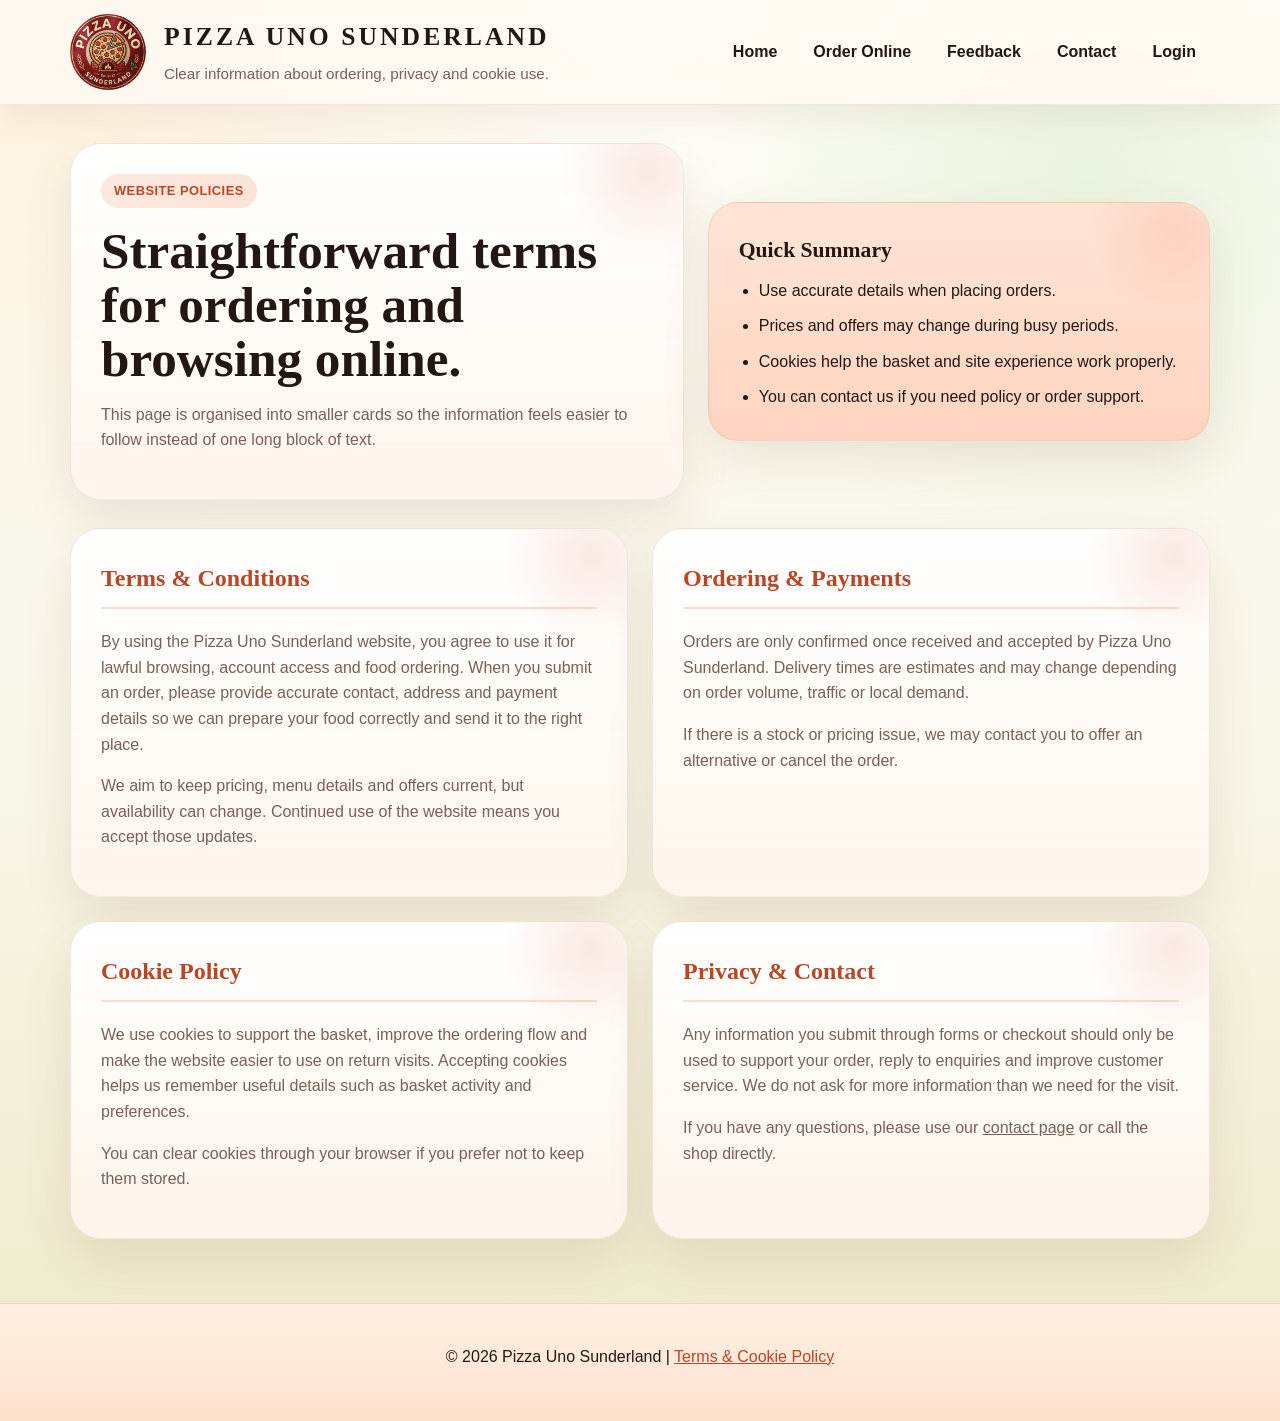
<file: policy.html>
﻿<!DOCTYPE html>
<html lang="en">
<head>
    <meta charset="UTF-8">
    <meta name="viewport" content="width=device-width, initial-scale=1.0">
    <title>Terms & Cookies - Pizza Uno Sunderland</title>
    <link rel="stylesheet" href="style.css">
</head>
<body class="policy-page">
    <header>
        <div class="header-inner">
            <div class="logo">
                <img src="Logo.png" alt="Pizza Uno logo">
            </div>
            <div class="site-title">
                <h1>PIZZA UNO SUNDERLAND</h1>
                <p>Clear information about ordering, privacy and cookie use.</p>
            </div>
            <button class="nav-toggle" type="button" aria-expanded="false" aria-controls="site-nav">Menu</button>
            <nav id="site-nav">
                <a href="index.html">Home</a>
                <a href="order.html">Order Online</a>
                <a href="feedback.html">Feedback</a>
                <a href="contact.html">Contact</a>
                <a href="login.html">Login</a>
            </nav>
        </div>
    </header>

    <main>
        <section class="page-hero">
            <div class="hero-card">
                <span class="eyebrow">Website policies</span>
                <h2 class="page-title">Straightforward terms for ordering and browsing online.</h2>
                <p class="page-copy">This page is organised into smaller cards so the information feels easier to follow instead of one long block of text.</p>
            </div>
            <div class="summary-card">
                <h3 class="summary-title">Quick Summary</h3>
                <ul class="summary-list">
                    <li>Use accurate details when placing orders.</li>
                    <li>Prices and offers may change during busy periods.</li>
                    <li>Cookies help the basket and site experience work properly.</li>
                    <li>You can contact us if you need policy or order support.</li>
                </ul>
            </div>
        </section>

        <section class="policy-grid feedback-layout-gap">
            <article class="policy-card">
                <h2>Terms &amp; Conditions</h2>
                <p>By using the Pizza Uno Sunderland website, you agree to use it for lawful browsing, account access and food ordering. When you submit an order, please provide accurate contact, address and payment details so we can prepare your food correctly and send it to the right place.</p>
                <p>We aim to keep pricing, menu details and offers current, but availability can change. Continued use of the website means you accept those updates.</p>
            </article>
            <article class="policy-card">
                <h2>Ordering &amp; Payments</h2>
                <p>Orders are only confirmed once received and accepted by Pizza Uno Sunderland. Delivery times are estimates and may change depending on order volume, traffic or local demand.</p>
                <p>If there is a stock or pricing issue, we may contact you to offer an alternative or cancel the order.</p>
            </article>
            <article class="policy-card">
                <h2>Cookie Policy</h2>
                <p>We use cookies to support the basket, improve the ordering flow and make the website easier to use on return visits. Accepting cookies helps us remember useful details such as basket activity and preferences.</p>
                <p>You can clear cookies through your browser if you prefer not to keep them stored.</p>
            </article>
            <article class="policy-card">
                <h2>Privacy &amp; Contact</h2>
                <p>Any information you submit through forms or checkout should only be used to support your order, reply to enquiries and improve customer service. We do not ask for more information than we need for the visit.</p>
                <p>If you have any questions, please use our <a href="contact.html">contact page</a> or call the shop directly.</p>
            </article>
        </section>
    </main>

    <footer>
        <p>&copy; 2026 Pizza Uno Sunderland | <a href="policy.html">Terms &amp; Cookie Policy</a></p>
    </footer>

    <script src="script.js"></script>
</body>
</html>
</file>
<file: style.css>
﻿:root {
    --bg: #fff7ef;
    --bg-alt: #ffe9d8;
    --surface: rgba(255, 255, 255, 0.92);
    --surface-strong: #ffffff;
    --surface-soft: #fff4e9;
    --text: #231713;
    --muted: #776158;
    --brand: #e46b43;
    --brand-dark: #bb4625;
    --brand-soft: #ffe0d1;
    --accent: #2c9c67;
    --accent-soft: #e6f6ec;
    --border: rgba(165, 103, 67, 0.14);
    --shadow: 0 20px 48px rgba(122, 73, 41, 0.12);
    --shadow-strong: 0 28px 70px rgba(93, 54, 29, 0.18);
    --radius-xl: 30px;
    --radius-lg: 22px;
    --radius-md: 16px;
    --container: 1180px;
    --title-font: Georgia, "Times New Roman", serif;
}

*,
*::before,
*::after {
    box-sizing: border-box;
}

html {
    scroll-behavior: smooth;
}

body {
    margin: 0;
    font-family: "Trebuchet MS", Arial, sans-serif;
    font-size: 16px;
    line-height: 1.6;
    color: var(--text);
    background:
        radial-gradient(circle at top left, rgba(228, 107, 67, 0.2), transparent 28%),
        radial-gradient(circle at 85% 10%, rgba(44, 156, 103, 0.12), transparent 22%),
        linear-gradient(180deg, #fffdfa 0%, var(--bg) 56%, var(--bg-alt) 100%);
}

body.home-page {
    background:
        radial-gradient(circle at top left, rgba(228, 107, 67, 0.2), transparent 28%),
        radial-gradient(circle at 85% 10%, rgba(44, 156, 103, 0.12), transparent 22%),
        linear-gradient(180deg, #fffdfa 0%, #fff7ef 56%, #ffe9d8 100%);
}

body.order-page {
    background:
        radial-gradient(circle at top left, rgba(244, 138, 92, 0.18), transparent 30%),
        radial-gradient(circle at 85% 14%, rgba(255, 211, 122, 0.22), transparent 22%),
        linear-gradient(180deg, #fffdf8 0%, #fff5e7 58%, #ffe7c8 100%);
}

body.contact-page {
    background:
        radial-gradient(circle at top left, rgba(90, 174, 142, 0.18), transparent 28%),
        radial-gradient(circle at 82% 12%, rgba(121, 208, 255, 0.18), transparent 24%),
        linear-gradient(180deg, #fbfffd 0%, #eefaf4 56%, #dff3eb 100%);
}

body.feedback-page {
    background:
        radial-gradient(circle at top left, rgba(170, 126, 255, 0.16), transparent 30%),
        radial-gradient(circle at 85% 14%, rgba(255, 171, 215, 0.18), transparent 24%),
        linear-gradient(180deg, #fffafe 0%, #f8efff 56%, #f3e3ff 100%);
}

body.login-page {
    background:
        radial-gradient(circle at top left, rgba(87, 150, 255, 0.16), transparent 30%),
        radial-gradient(circle at 85% 14%, rgba(122, 226, 198, 0.18), transparent 24%),
        linear-gradient(180deg, #fbfdff 0%, #edf5ff 56%, #dfeefe 100%);
}

body.checkout-page {
    background:
        radial-gradient(circle at top left, rgba(255, 159, 106, 0.18), transparent 28%),
        radial-gradient(circle at 84% 14%, rgba(255, 214, 153, 0.22), transparent 24%),
        linear-gradient(180deg, #fffdf9 0%, #fff6ec 56%, #ffe8d3 100%);
}

body.policy-page {
    background:
        radial-gradient(circle at top left, rgba(255, 188, 104, 0.18), transparent 30%),
        radial-gradient(circle at 85% 12%, rgba(146, 204, 123, 0.18), transparent 24%),
        linear-gradient(180deg, #fffef9 0%, #f8f6e8 56%, #eee9c8 100%);
}

img {
    display: block;
    max-width: 100%;
    height: auto;
}

button,
input,
select,
textarea {
    font: inherit;
}

a {
    color: inherit;
}

main {
    width: min(100%, var(--container));
    margin: 0 auto;
    padding: 28px 20px 64px;
}

header {
    position: sticky;
    top: 0;
    z-index: 100;
    background: rgba(255, 249, 242, 0.88);
    backdrop-filter: blur(14px);
    border-bottom: 1px solid rgba(165, 103, 67, 0.12);
    box-shadow: 0 12px 30px rgba(134, 90, 60, 0.1);
    transition: transform 0.28s ease, opacity 0.28s ease;
    will-change: transform;
}

header.header-hidden {
    transform: translateY(-100%);
    opacity: 0;
}

.header-inner {
    width: min(100%, var(--container));
    margin: 0 auto;
    padding: 14px 20px;
    display: flex;
    align-items: center;
    gap: 18px;
}

.logo {
    flex-shrink: 0;
}

.logo img {
    width: 76px;
    height: 76px;
    object-fit: contain;
}

.site-title {
    flex: 1;
    min-width: 0;
}

.site-title h1,
.hero-heading,
.section-heading h2,
.panel-title,
.category-title,
.page-title,
.summary-title,
.feature-title,
.stat-value,
.cart-summary h3,
.checkout-container h2,
.policy-card h2,
.auth-box h2,
.contact-card h2 {
    font-family: var(--title-font);
}

.site-title h1 {
    margin: 0;
    font-size: clamp(1.1rem, 2vw, 1.8rem);
    letter-spacing: 0.12em;
}

.site-title p {
    margin: 4px 0 0;
    color: var(--muted);
    font-size: 0.95rem;
}

.nav-toggle {
    display: none;
    background: rgba(255, 255, 255, 0.75);
    border: 1px solid rgba(165, 103, 67, 0.18);
    border-radius: 12px;
    color: var(--text);
    padding: 10px 12px;
}

nav {
    display: flex;
    flex-wrap: wrap;
    justify-content: flex-end;
    gap: 8px;
}

nav a {
    text-decoration: none;
    padding: 10px 14px;
    border-radius: 999px;
    font-weight: 700;
    color: var(--text);
    transition: background-color 0.2s ease, color 0.2s ease, transform 0.2s ease;
}

nav a:hover,
nav a.active {
    color: var(--brand-dark);
    background: linear-gradient(135deg, rgba(228, 107, 67, 0.18), rgba(255, 255, 255, 0.85));
}

.hero,
.page-hero,
.contact-layout,
.auth-layout,
.policy-grid,
.highlights-grid,
.stats-grid,
.info-grid,
.menu-grid {
    display: grid;
    gap: 24px;
}

.hero,
.page-hero {
    grid-template-columns: 1.1fr 0.9fr;
    align-items: center;
    margin-top: 10px;
}

.hero-card,
.hero-media,
.page-media,
.feature-card,
.offer-card,
.cart-summary,
.contact-card,
.auth-box,
.checkout-container,
.policy-card,
.info-card,
.summary-card,
.status-card {
    background: linear-gradient(180deg, rgba(255, 255, 255, 0.96), rgba(255, 245, 236, 0.92));
    border: 1px solid var(--border);
    border-radius: var(--radius-xl);
    box-shadow: var(--shadow);
}

.hero-card,
.contact-card,
.auth-box,
.checkout-container,
.policy-card,
.summary-card,
.status-card {
    padding: 30px;
    position: relative;
    overflow: hidden;
}

.hero-card::after,
.contact-card::after,
.auth-box::after,
.checkout-container::after,
.policy-card::after,
.summary-card::after {
    content: "";
    position: absolute;
    width: 180px;
    height: 180px;
    right: -55px;
    top: -65px;
    border-radius: 50%;
    background: radial-gradient(circle, rgba(228, 107, 67, 0.14), transparent 70%);
    pointer-events: none;
}

.eyebrow {
    display: inline-flex;
    align-items: center;
    gap: 8px;
    padding: 7px 13px;
    border-radius: 999px;
    background: linear-gradient(135deg, rgba(228, 107, 67, 0.14), rgba(255, 224, 209, 0.9));
    color: var(--brand-dark);
    font-weight: 700;
    font-size: 0.8rem;
    letter-spacing: 0.04em;
    text-transform: uppercase;
}

.hero-heading,
.page-title {
    margin: 16px 0 14px;
    font-size: clamp(2rem, 4vw, 3.5rem);
    line-height: 1.05;
}

.hero-copy,
.page-copy,
.section-heading p,
.summary-card p,
.contact-card p,
.auth-box p,
.policy-card p,
.offer-card p,
.info-card p,
.status-card p {
    color: var(--muted);
}

.hero-actions,
.page-actions,
.inline-actions {
    display: flex;
    flex-wrap: wrap;
    gap: 12px;
    margin-top: 22px;
}

.button-link,
button,
.secondary-link {
    display: inline-flex;
    align-items: center;
    justify-content: center;
    min-height: 48px;
    padding: 12px 18px;
    border-radius: 999px;
    border: none;
    text-decoration: none;
    font-weight: 700;
    letter-spacing: 0.02em;
    cursor: pointer;
    transition: transform 0.2s ease, background-color 0.2s ease, opacity 0.2s ease;
}

.button-link,
button {
    background: linear-gradient(135deg, #f18763, var(--brand-dark));
    color: white;
    box-shadow: 0 14px 28px rgba(185, 74, 43, 0.18);
}

.button-link:hover,
button:hover {
    background: linear-gradient(135deg, #ff9874, #c85433);
    transform: translateY(-1px);
}

.secondary-link {
    background: rgba(255, 255, 255, 0.9);
    color: var(--text);
    border: 1px solid rgba(165, 103, 67, 0.16);
}

.secondary-link:hover {
    transform: translateY(-1px);
    background: white;
}

button:disabled {
    opacity: 0.5;
    cursor: not-allowed;
    transform: none;
}

.hero-media,
.page-media {
    overflow: hidden;
    position: relative;
    min-height: 340px;
}

.hero-media img,
.page-media img {
    width: 100%;
    height: 100%;
    object-fit: cover;
}

.page-media.media-fit,
.hero-media.media-fit {
    background: linear-gradient(180deg, rgba(255, 252, 247, 0.96), rgba(255, 240, 228, 0.94));
}

.page-media.media-fit img,
.hero-media.media-fit img {
    object-fit: contain;
    padding: 18px;
}

.hero-media::after,
.page-media::after {
    content: "";
    position: absolute;
    inset: 0;
    background: linear-gradient(180deg, transparent 35%, rgba(53, 30, 18, 0.14) 100%);
}

.stats-grid {
    grid-template-columns: repeat(3, minmax(0, 1fr));
    margin: 28px 0 10px;
}

.stat-card {
    padding: 18px 20px;
    border-radius: var(--radius-lg);
    background: rgba(255, 255, 255, 0.7);
    border: 1px solid rgba(165, 103, 67, 0.12);
}

.stat-value {
    display: block;
    font-size: 1.75rem;
    color: var(--brand-dark);
}

.stat-label {
    color: var(--muted);
    font-size: 0.95rem;
}

.section-heading {
    margin: 44px 0 16px;
}

.section-heading h2 {
    margin: 0 0 8px;
    font-size: clamp(1.6rem, 2.6vw, 2.5rem);
}

.highlights-grid,
.info-grid {
    grid-template-columns: repeat(3, minmax(0, 1fr));
}

.feature-card,
.info-card {
    padding: 24px;
}

.feature-title,
.panel-title,
.summary-title {
    margin: 0 0 10px;
    font-size: 1.35rem;
}

.menu-grid {
    grid-template-columns: minmax(0, 1fr) 320px;
    align-items: start;
}

.order-shell {
    margin-top: 28px;
}

.menu-items {
    min-width: 0;
}

.menu-jump-links {
    display: grid;
    grid-template-columns: repeat(2, minmax(0, 1fr));
    gap: 10px;
    margin: 18px 0 10px;
}

.menu-jump-links a {
    text-decoration: none;
}

.menu-section {
    margin-bottom: 18px;
}

.category-title {
    margin: 34px 0 16px;
    padding-bottom: 10px;
    font-size: 1.65rem;
    border-bottom: 2px solid rgba(228, 107, 67, 0.22);
}

.offers {
    display: grid;
    grid-template-columns: repeat(auto-fit, minmax(220px, 1fr));
    gap: 20px;
}

.menu-offers {
    grid-template-columns: repeat(4, minmax(0, 1fr));
}

.offer-card {
    overflow: hidden;
    transition: transform 0.25s ease, box-shadow 0.25s ease;
    display: flex;
    flex-direction: column;
}

.offer-card:hover {
    transform: translateY(-6px);
    box-shadow: var(--shadow-strong);
}

.offer-image {
    aspect-ratio: 4 / 3;
    overflow: hidden;
}

.offer-image img {
    width: 100%;
    height: 100%;
    object-fit: cover;
    transition: transform 0.35s ease;
}

.offer-card:hover .offer-image img {
    transform: scale(1.05);
}

.offer-content {
    padding: 20px;
    display: flex;
    flex-direction: column;
    flex: 1;
}

.offer-content h3 {
    margin: 0 0 8px;
    color: var(--brand-dark);
    font-size: 1.25rem;
}

.offer-meta {
    display: flex;
    align-items: center;
    justify-content: space-between;
    gap: 12px;
    margin-top: 16px;
    margin-top: auto;
}

.offer-price {
    font-weight: 700;
    color: var(--brand-dark);
}

.cart-summary {
    position: sticky;
    top: 108px;
    padding: 24px;
    background: linear-gradient(180deg, rgba(255, 255, 255, 0.96), rgba(255, 241, 229, 0.94));
}

.cart-summary h3 {
    margin-top: 0;
    margin-bottom: 10px;
    font-size: 1.6rem;
}

.cart-items {
    display: grid;
    gap: 10px;
    margin: 16px 0 18px;
}

.cart-item {
    display: flex;
    justify-content: space-between;
    gap: 12px;
    padding: 10px 12px;
    border-radius: 14px;
    background: rgba(255, 255, 255, 0.8);
    border: 1px solid rgba(165, 103, 67, 0.12);
}

.cart-item-name {
    font-weight: 700;
}

.cart-item-price,
.cart-total-amount,
.highlight-text {
    color: var(--brand-dark);
    font-weight: 700;
}

.cart-totals p,
.checkout-summary-row {
    display: flex;
    justify-content: space-between;
    gap: 16px;
    margin: 10px 0;
}

.status-pill {
    display: inline-flex;
    align-items: center;
    gap: 8px;
    padding: 8px 12px;
    border-radius: 999px;
    background: var(--accent-soft);
    color: #256845;
    font-weight: 700;
    font-size: 0.9rem;
}

.contact-layout,
.auth-layout {
    grid-template-columns: repeat(2, minmax(0, 1fr));
}

.feedback-layout-gap {
    margin-top: 28px;
}


.contact-card form,
.auth-box form,
.review-form {
    display: grid;
    gap: 14px;
}

.contact-card label,
.auth-box label,
.review-form label {
    font-weight: 700;
    margin-bottom: -6px;
}

.contact-card input,
.contact-card select,
.contact-card textarea,
.auth-box input,
.review-form input,
.review-form select,
.review-form textarea {
    width: 100%;
    padding: 12px 14px;
    border: 1px solid #d8c6b6;
    border-radius: 14px;
    background: #fffdfa;
}

.contact-card textarea,
.review-form textarea {
    min-height: 140px;
    resize: vertical;
}

.contact-card input:focus,
.contact-card select:focus,
.contact-card textarea:focus,
.auth-box input:focus,
.review-form input:focus,
.review-form select:focus,
.review-form textarea:focus {
    outline: 2px solid rgba(228, 107, 67, 0.18);
    border-color: var(--brand);
}

blockquote {
    margin: 0 0 14px;
    padding: 16px 18px;
    border-left: 4px solid rgba(228, 107, 67, 0.36);
    border-radius: 0 16px 16px 0;
    background: linear-gradient(180deg, #fffdfa, #fff1e6);
}

.checkout-shell {
    display: grid;
    place-items: center;
}

.checkout-container {
    width: min(100%, 620px);
}

.checkout-items {
    display: grid;
    gap: 10px;
    margin: 18px 0;
}

.checkout-item {
    display: flex;
    justify-content: space-between;
    gap: 12px;
    padding: 12px 14px;
    border-radius: 14px;
    background: rgba(255, 255, 255, 0.82);
    border: 1px solid rgba(165, 103, 67, 0.12);
}

.policy-grid {
    grid-template-columns: repeat(2, minmax(0, 1fr));
}

.policy-card h2 {
    margin-top: 0;
    color: var(--brand-dark);
    padding-bottom: 10px;
    border-bottom: 2px solid rgba(228, 107, 67, 0.22);
}

.summary-card {
    background: linear-gradient(180deg, #ffe5d7 0%, #ffd4bf 100%);
}

.summary-list {
    margin: 0;
    padding-left: 20px;
}

.summary-list li + li {
    margin-top: 10px;
}

.info-list {
    display: grid;
    gap: 12px;
}

.info-list strong {
    display: block;
    margin-bottom: 2px;
}

hr {
    border: 0;
    border-top: 1px solid var(--border);
    margin: 18px 0;
}

footer {
    background: linear-gradient(180deg, #fff0e3 0%, #ffe1cd 100%);
    color: var(--text);
    text-align: center;
    padding: 24px 20px 36px;
    border-top: 1px solid rgba(165, 103, 67, 0.12);
}

footer a {
    color: var(--brand-dark);
}

.cookie-container {
    position: fixed;
    right: 20px;
    bottom: 20px;
    left: 20px;
    display: flex;
    align-items: center;
    justify-content: space-between;
    gap: 18px;
    padding: 18px 20px;
    border-radius: var(--radius-lg);
    background: rgba(255, 249, 242, 0.96);
    color: var(--text);
    box-shadow: 0 20px 40px rgba(121, 77, 47, 0.18);
    border: 1px solid rgba(165, 103, 67, 0.12);
    backdrop-filter: blur(14px);
    z-index: 200;
}

.cookie-container p {
    margin: 0;
}

.cookie-container a {
    color: var(--brand-dark);
}

.cookie-hidden {
    display: none;
}

.text-center {
    text-align: center;
}

@media (max-width: 1024px) {
    .hero,
    .page-hero,
    .menu-grid,
    .contact-layout,
    .auth-layout,
    .policy-grid,
    .highlights-grid,
    .info-grid {
        grid-template-columns: 1fr;
    }

    .stats-grid {
        grid-template-columns: 1fr 1fr 1fr;
    }

    .menu-offers {
        grid-template-columns: repeat(2, minmax(0, 1fr));
    }

    .cart-summary {
        position: static;
        top: auto;
    }
}

@media (max-width: 760px) {
    .header-inner {
        flex-wrap: wrap;
    }

    .nav-toggle {
        display: inline-flex;
        margin-left: auto;
    }

    nav {
        display: none;
        width: 100%;
        flex-direction: column;
        align-items: stretch;
        padding-top: 10px;
    }

    nav.nav-open {
        display: flex;
    }

    nav a {
        text-align: center;
    }

    .hero-card,
    .contact-card,
    .auth-box,
    .checkout-container,
    .policy-card,
    .summary-card,
    .status-card,
    .cart-summary {
        padding: 22px;
    }

    .hero-heading,
    .page-title {
        font-size: 2.25rem;
    }

    .stats-grid,
    .offers,
    .highlights-grid,
    .info-grid {
        grid-template-columns: 1fr;
    }

    .cookie-container {
        flex-direction: column;
        align-items: stretch;
    }

    .cookie-container button {
        width: 100%;
    }
}
</file>
